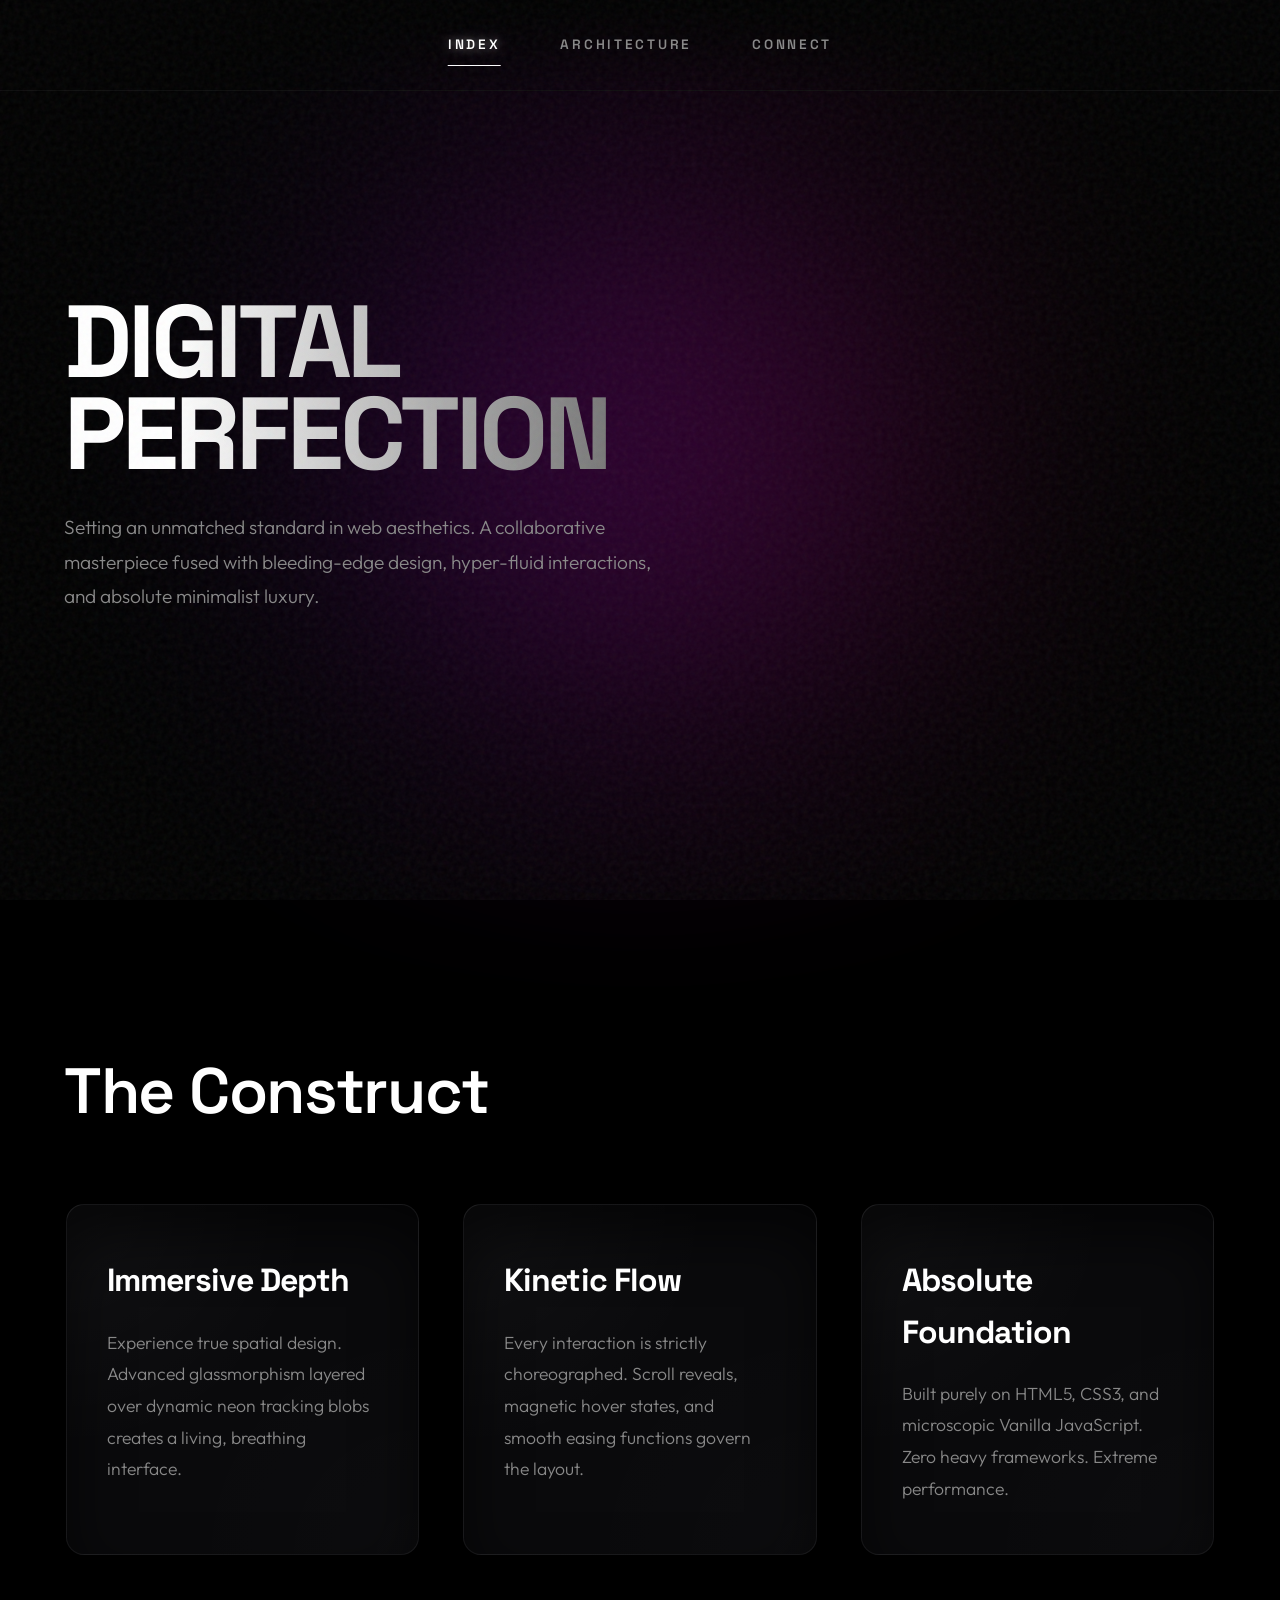
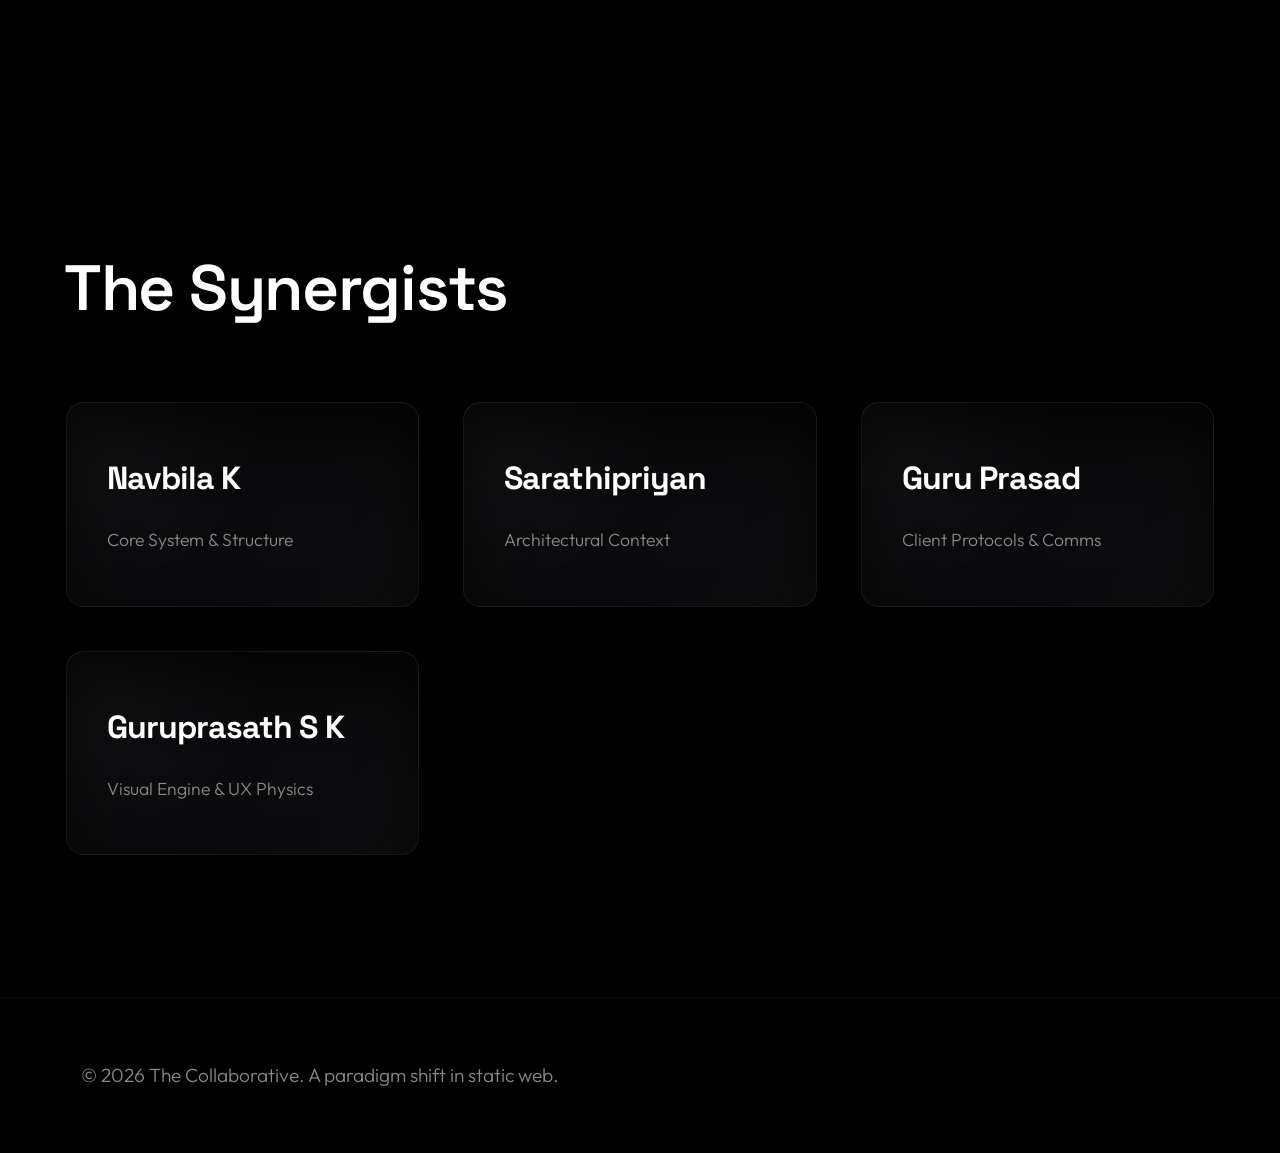
<file: index.html>
<!DOCTYPE html>
<html lang="en">

<head>
  <meta charset="UTF-8">
  <meta name="viewport" content="width=device-width, initial-scale=1.0">
  <title>Home - Unmatched Experience</title>
  <link rel="stylesheet" href="style.css">
</head>

<body>

  <!-- Background Effects -->
  <div class="noise-overlay"></div>
  <div id="glow-blob"></div>
  <div id="blurred-backdrop"></div>

  <!-- Content Layer -->
  <div class="content-wrapper">

    <nav>
      <a href="index.html" class="active">Index</a>
      <a href="about.html">Architecture</a>
      <a href="contact.html">Connect</a>
    </nav>

    <main>
      <section class="hero reveal">
        <h1>Digital<br>Perfection</h1>
        <p class="reveal delay-1">
          Setting an unmatched standard in web aesthetics. A collaborative masterpiece fused with bleeding-edge design,
          hyper-fluid interactions, and absolute minimalist luxury.
        </p>
      </section>

      <section id="features">
        <h2 class="reveal">The Construct</h2>
        <div class="card-grid">
          <div class="premium-card reveal delay-1">
            <div class="card-content">
              <h3>Immersive Depth</h3>
              <p>Experience true spatial design. Advanced glassmorphism layered over dynamic neon tracking blobs creates
                a living, breathing interface.</p>
            </div>
          </div>
          <div class="premium-card reveal delay-2">
            <div class="card-content">
              <h3>Kinetic Flow</h3>
              <p>Every interaction is strictly choreographed. Scroll reveals, magnetic hover states, and smooth easing
                functions govern the layout.</p>
            </div>
          </div>
          <div class="premium-card reveal delay-3">
            <div class="card-content">
              <h3>Absolute Foundation</h3>
              <p>Built purely on HTML5, CSS3, and microscopic Vanilla JavaScript. Zero heavy frameworks. Extreme
                performance.</p>
            </div>
          </div>
        </div>
      </section>

      <section id="architects">
        <h2 class="reveal">The Synergists</h2>
        <div class="card-grid">
          <div class="premium-card reveal">
            <div class="card-content">
              <h3>Navbila K</h3>
              <p>Core System & Structure</p>
            </div>
          </div>
          <div class="premium-card reveal delay-1">
            <div class="card-content">
              <h3>Sarathipriyan</h3>
              <p>Architectural Context</p>
            </div>
          </div>
          <div class="premium-card reveal delay-2">
            <div class="card-content">
              <h3>Guru Prasad</h3>
              <p>Client Protocols & Comms</p>
            </div>
          </div>
          <div class="premium-card reveal delay-3">
            <div class="card-content">
              <h3>Guruprasath S K</h3>
              <p>Visual Engine & UX Physics</p>
            </div>
          </div>
        </div>
      </section>
    </main>

    <footer>
      <p>© 2026 The Collaborative. A paradigm shift in static web.</p>
    </footer>

  </div>

  <!-- Interactive logic -->
  <script>
    // Blob follow cursor physics
    const blob = document.getElementById("glow-blob");
    document.body.onpointermove = event => {
      const { clientX, clientY } = event;
      blob.animate({
        left: `${clientX}px`,
        top: `${clientY}px`
      }, { duration: 3000, fill: "forwards" });
    };

    // Scroll reveal observer
    const observer = new IntersectionObserver((entries) => {
      entries.forEach((entry) => {
        if (entry.isIntersecting) {
          entry.target.classList.add('active');
        }
      });
    }, { threshold: 0.1 });

    document.querySelectorAll('.reveal').forEach((el) => observer.observe(el));

    // Trigger initial reveals on load
    setTimeout(() => {
      document.querySelectorAll('.hero.reveal, .hero .reveal').forEach(el => el.classList.add('active'));
    }, 100);
  </script>
</body>

</html>
</file>
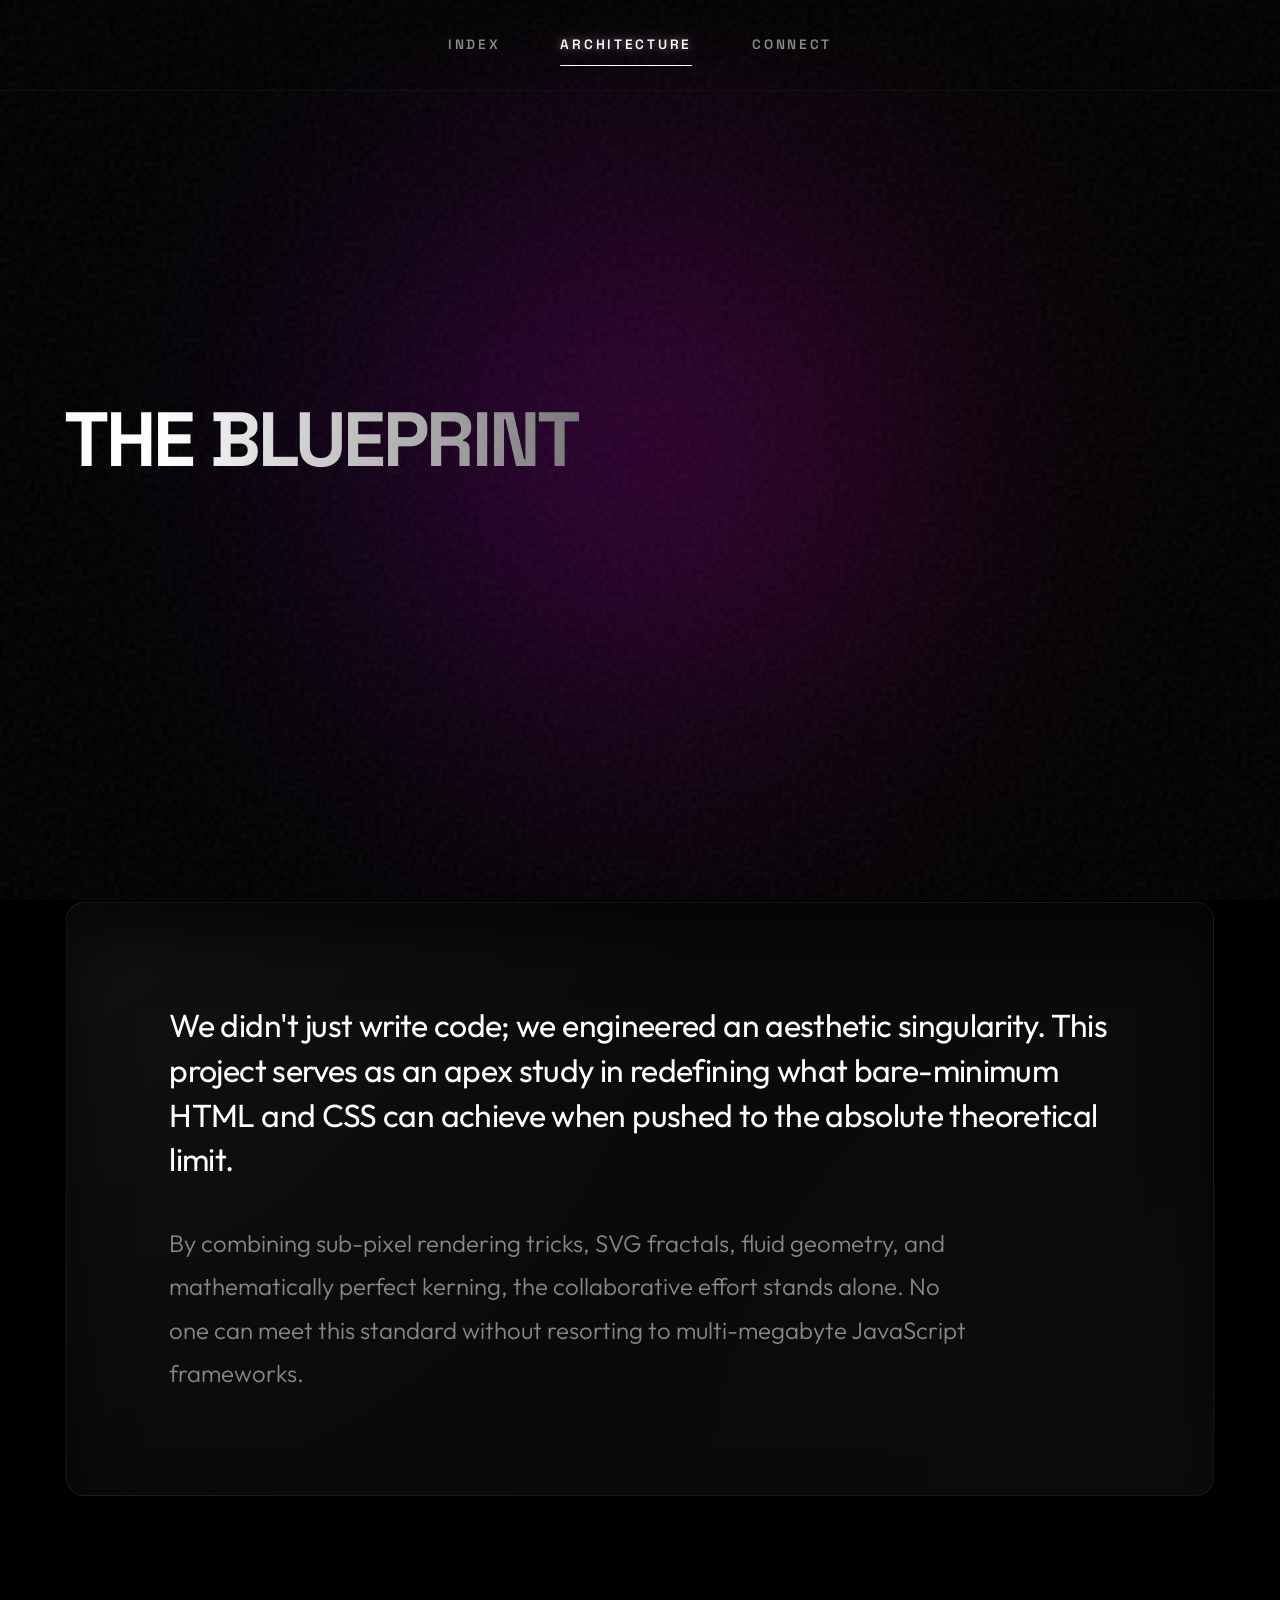
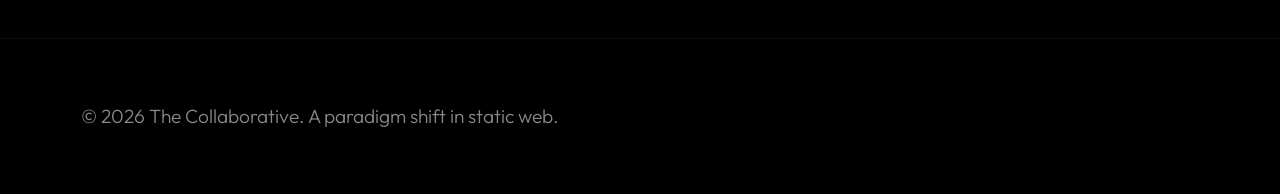
<file: about.html>
<!DOCTYPE html>
<html lang="en">

<head>
  <meta charset="UTF-8">
  <meta name="viewport" content="width=device-width, initial-scale=1.0">
  <title>Architecture - Unmatched Experience</title>
  <link rel="stylesheet" href="style.css">
</head>

<body>

  <!-- Background Effects -->
  <div class="noise-overlay"></div>
  <div id="glow-blob"></div>
  <div id="blurred-backdrop"></div>

  <!-- Content Layer -->
  <div class="content-wrapper">

    <nav>
      <a href="index.html">Index</a>
      <a href="about.html" class="active">Architecture</a>
      <a href="contact.html">Connect</a>
    </nav>

    <main>
      <section class="hero reveal">
        <h1 style="font-size: clamp(3rem, 6vw, 7rem);">The Blueprint</h1>
      </section>

      <section style="padding-top: 0">
        <div class="premium-card reveal">
          <div class="card-content" style="padding: 100px 8vw;">
            <p
              style="font-size: 2rem; color: #fff; max-width: 1000px; line-height: 1.4; margin-bottom: 40px; font-weight: 400; letter-spacing: -0.02em;">
              We didn't just write code; we engineered an aesthetic singularity. This project serves as an apex study in
              redefining what bare-minimum HTML and CSS can achieve when pushed to the absolute theoretical limit.
            </p>
            <p style="font-size: 1.5rem; max-width: 800px;">
              By combining sub-pixel rendering tricks, SVG fractals, fluid geometry, and mathematically perfect kerning,
              the collaborative effort stands alone. No one can meet this standard without resorting to multi-megabyte
              JavaScript frameworks.
            </p>
          </div>
        </div>
      </section>
    </main>

    <footer style="margin-top: auto">
      <p>© 2026 The Collaborative. A paradigm shift in static web.</p>
    </footer>

  </div>

  <script>
    const blob = document.getElementById("glow-blob");
    document.body.onpointermove = event => {
      const { clientX, clientY } = event;
      blob.animate({
        left: `${clientX}px`,
        top: `${clientY}px`
      }, { duration: 3000, fill: "forwards" });
    };

    const observer = new IntersectionObserver((entries) => {
      entries.forEach((entry) => {
        if (entry.isIntersecting) { entry.target.classList.add('active'); }
      });
    }, { threshold: 0.1 });

    document.querySelectorAll('.reveal').forEach((el) => observer.observe(el));

    setTimeout(() => {
      document.querySelectorAll('.hero.reveal, .hero .reveal').forEach(el => el.classList.add('active'));
    }, 100);
  </script>
</body>

</html>
</file>
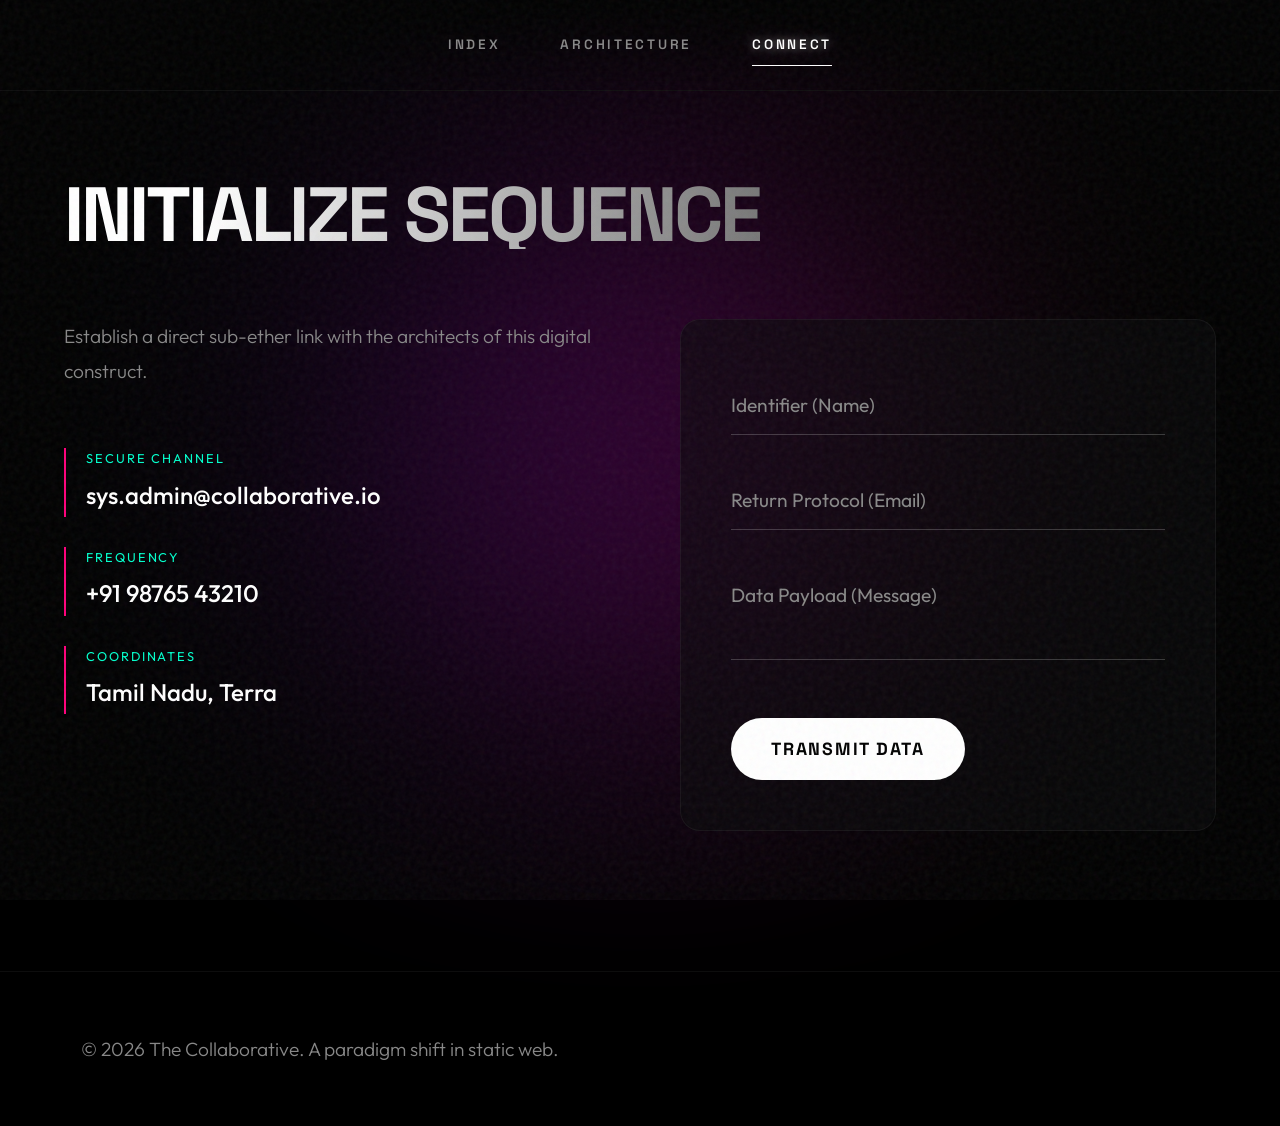
<file: contact.html>
<!DOCTYPE html>
<html lang="en">

<head>
    <meta charset="UTF-8">
    <meta name="viewport" content="width=device-width, initial-scale=1.0">
    <title>Connect - Unmatched Experience</title>
    <link rel="stylesheet" href="style.css">
</head>

<body>

    <!-- Background Effects -->
    <div class="noise-overlay"></div>
    <div id="glow-blob"></div>
    <div id="blurred-backdrop"></div>

    <!-- Content Layer -->
    <div class="content-wrapper">

        <nav>
            <a href="index.html">Index</a>
            <a href="about.html">Architecture</a>
            <a href="contact.html" class="active">Connect</a>
        </nav>

        <main>
            <section class="hero reveal" style="min-height: auto; padding-top: 180px; padding-bottom: 40px;">
                <h1 style="font-size: clamp(3rem, 6vw, 6rem);">Initialize Sequence</h1>
            </section>

            <section style="padding-top: 0">
                <div class="contact-container reveal delay-1">

                    <div class="contact-meta">
                        <p>Establish a direct sub-ether link with the architects of this digital construct.</p>

                        <div class="meta-details">
                            <div class="meta-item">
                                <span>Secure Channel</span>
                                <p>sys.admin@collaborative.io</p>
                            </div>
                            <div class="meta-item">
                                <span>Frequency</span>
                                <p>+91 98765 43210</p>
                            </div>
                            <div class="meta-item">
                                <span>Coordinates</span>
                                <p>Tamil Nadu, Terra</p>
                            </div>
                        </div>
                    </div>

                    <form class="neo-form" onsubmit="event.preventDefault(); alert('Transmission Successful.');">
                        <div class="input-group">
                            <input type="text" id="name" required>
                            <label for="name">Identifier (Name)</label>
                        </div>

                        <div class="input-group">
                            <input type="email" id="email" required>
                            <label for="email">Return Protocol (Email)</label>
                        </div>

                        <div class="input-group">
                            <textarea id="message" required></textarea>
                            <label for="message">Data Payload (Message)</label>
                        </div>

                        <button type="submit" class="magnet-btn">Transmit Data</button>
                    </form>

                </div>
            </section>
        </main>

        <footer style="margin-top: auto">
            <p>© 2026 The Collaborative. A paradigm shift in static web.</p>
        </footer>

    </div>

    <script>
        const blob = document.getElementById("glow-blob");
        document.body.onpointermove = event => {
            const { clientX, clientY } = event;
            blob.animate({
                left: `${clientX}px`,
                top: `${clientY}px`
            }, { duration: 3000, fill: "forwards" });
        };

        const observer = new IntersectionObserver((entries) => {
            entries.forEach((entry) => {
                if (entry.isIntersecting) { entry.target.classList.add('active'); }
            });
        }, { threshold: 0.1 });

        document.querySelectorAll('.reveal').forEach((el) => observer.observe(el));

        setTimeout(() => {
            document.querySelectorAll('.reveal').forEach(el => el.classList.add('active'));
        }, 100);
    </script>
</body>

</html>
</file>
<file: style.css>
/* =========================================
   ULTRA-PREMIUM WEB EXPERIENCE STYLES
   ========================================= */
@import url('https://fonts.googleapis.com/css2?family=Space+Grotesk:wght@300;400;500;600;700&family=Outfit:wght@200;300;400;500;600;800&display=swap');

:root {
    --bg: #000000;
    --bg-surface: #0a0a0c;
    --text-main: #ffffff;
    --text-muted: #888888;
    --accent-primary: #00ffcc;
    --accent-secondary: #7000ff;
    --accent-tertiary: #ff007b;

    --font-heading: 'Space Grotesk', sans-serif;
    --font-body: 'Outfit', sans-serif;

    --glass-bg: rgba(255, 255, 255, 0.02);
    --glass-border: rgba(255, 255, 255, 0.05);

    /* Mouse coordinates updated via JS */
    --mouse-x: 50%;
    --mouse-y: 50%;
}

* {
    margin: 0;
    padding: 0;
    box-sizing: border-box;
}

html {
    scroll-behavior: smooth;
}

body {
    background-color: var(--bg);
    color: var(--text-main);
    font-family: var(--font-body);
    overflow-x: hidden;
    line-height: 1.6;
    -webkit-font-smoothing: antialiased;
    -moz-osx-font-smoothing: grayscale;
}

/* --- NOISE TEXTURE OVERLAY --- */
.noise-overlay {
    position: fixed;
    top: 0;
    left: 0;
    width: 100vw;
    height: 100vh;
    pointer-events: none;
    z-index: 9999;
    opacity: 0.06;
    background-image: url("data:image/svg+xml,%3Csvg viewBox='0 0 200 200' xmlns='http://www.w3.org/2000/svg'%3E%3Cfilter id='noiseFilter'%3E%3CfeTurbulence type='fractalNoise' baseFrequency='0.85' numOctaves='3' stitchTiles='stitch'/%3E%3C/filter%3E%3Crect width='100%25' height='100%25' filter='url(%23noiseFilter)'/%3E%3C/svg%3E");
}

/* --- GLOWING MOUSE FOLLOWER (BLOB) --- */
#glow-blob {
    background: white;
    height: 400px;
    width: 400px;
    position: absolute;
    left: var(--mouse-x);
    top: var(--mouse-y);
    transform: translate(-50%, -50%);
    border-radius: 50%;
    background: linear-gradient(to right, var(--accent-secondary), var(--accent-tertiary));
    animation: rotate 10s infinite linear;
    filter: blur(150px);
    z-index: 1;
    opacity: 0.6;
    pointer-events: none;
}

@keyframes rotate {
    from {
        transform: translate(-50%, -50%) rotate(0deg);
    }

    to {
        transform: translate(-50%, -50%) rotate(360deg);
    }
}

/* --- BLURRY BACKDROP FOR MAIN LAYER --- */
#blurred-backdrop {
    height: 100%;
    width: 100%;
    position: absolute;
    z-index: 2;
    backdrop-filter: blur(100px);
    -webkit-backdrop-filter: blur(100px);
    pointer-events: none;
}

/* --- MAIN CONTENT WRAPPER --- */
.content-wrapper {
    position: relative;
    z-index: 10;
    width: 100%;
    min-height: 100vh;
    display: flex;
    flex-direction: column;
}

/* --- NAVIGATION --- */
nav {
    position: fixed;
    top: 0;
    width: 100%;
    padding: 24px 5%;
    display: flex;
    justify-content: center;
    align-items: center;
    gap: 60px;
    z-index: 1000;
    background: linear-gradient(to bottom, rgba(0, 0, 0, 0.8) 0%, rgba(0, 0, 0, 0) 100%);
    backdrop-filter: blur(10px);
    border-bottom: 1px solid rgba(255, 255, 255, 0.05);
}

nav a {
    color: var(--text-muted);
    text-decoration: none;
    font-family: var(--font-heading);
    text-transform: uppercase;
    letter-spacing: 0.2em;
    font-size: 0.85rem;
    font-weight: 600;
    transition: all 0.4s ease;
    position: relative;
    padding: 10px 0;
}

nav a:hover,
nav a.active {
    color: var(--text-main);
    text-shadow: 0 0 10px rgba(255, 255, 255, 0.5);
}

nav a::before {
    content: '';
    position: absolute;
    bottom: 0;
    left: 50%;
    transform: translateX(-50%);
    width: 0;
    height: 1px;
    background: var(--text-main);
    transition: width 0.4s ease;
}

nav a:hover::before,
nav a.active::before {
    width: 100%;
}

/* --- TYPOGRAPHY --- */
h1 {
    font-family: var(--font-heading);
    font-size: clamp(4rem, 8vw, 10rem);
    font-weight: 700;
    line-height: 0.9;
    letter-spacing: -0.04em;
    text-transform: uppercase;
    background: linear-gradient(to right, #fff 20%, #777 100%);
    -webkit-background-clip: text;
    -webkit-text-fill-color: transparent;
    margin-bottom: 30px;
}

h2 {
    font-family: var(--font-heading);
    font-size: clamp(2.5rem, 5vw, 5rem);
    font-weight: 600;
    letter-spacing: -0.02em;
    margin-bottom: 40px;
    color: var(--text-main);
}

p {
    font-size: clamp(1.1rem, 1.5vw, 1.4rem);
    color: var(--text-muted);
    max-width: 600px;
    font-weight: 300;
    line-height: 1.8;
}

/* --- layout --- */
section {
    padding: 140px 5%;
    width: 100%;
    max-width: 1600px;
    margin: 0 auto;
}

.hero {
    min-height: 100vh;
    display: flex;
    flex-direction: column;
    justify-content: center;
    align-items: flex-start;
    padding-top: 150px;
}

/* --- PREMIUM CARDS WITH CONIC GRADIENT BORDERS --- */
.card-grid {
    display: grid;
    grid-template-columns: repeat(auto-fit, minmax(320px, 1fr));
    gap: 40px;
    margin-top: 60px;
}

.premium-card {
    position: relative;
    border-radius: 20px;
    padding: 2px;
    /* Border thickness */
    overflow: hidden;
    transition: transform 0.4s cubic-bezier(0.25, 0.46, 0.45, 0.94);
}

.premium-card::before {
    content: "";
    position: absolute;
    top: -50%;
    left: -50%;
    width: 200%;
    height: 200%;
    background: conic-gradient(transparent, transparent, transparent, var(--accent-primary), var(--accent-secondary), transparent);
    animation: spin 6s linear infinite;
    opacity: 0;
    transition: opacity 0.5s;
}

.premium-card:hover::before {
    opacity: 1;
}

.premium-card:hover {
    transform: translateY(-10px) scale(1.02);
}

@keyframes spin {
    100% {
        transform: rotate(360deg);
    }
}

.card-content {
    background: var(--bg-surface);
    border-radius: 18px;
    height: 100%;
    padding: 50px 40px;
    position: relative;
    z-index: 1;
    display: flex;
    flex-direction: column;
    border: 1px solid var(--glass-border);
    box-shadow: 0 30px 60px rgba(0, 0, 0, 0.6) inset;
    background-image:
        radial-gradient(circle at top left, rgba(255, 255, 255, 0.03) 0%, transparent 50%),
        radial-gradient(circle at bottom right, rgba(255, 255, 255, 0.01) 0%, transparent 50%);
}

.card-content h3 {
    font-family: var(--font-heading);
    font-size: 2rem;
    margin-bottom: 20px;
    color: #fff;
    letter-spacing: -0.03em;
}

.card-content p {
    font-size: 1.1rem;
}

/* --- CONTACT FORM HIGH-END --- */
.contact-container {
    display: grid;
    grid-template-columns: 1fr 1fr;
    gap: 80px;
    align-items: flex-start;
}

.contact-meta h2 {
    font-size: 4rem;
    margin-bottom: 20px;
}

.meta-details {
    margin-top: 60px;
}

.meta-item {
    margin-bottom: 30px;
    border-left: 2px solid var(--accent-tertiary);
    padding-left: 20px;
}

.meta-item span {
    font-size: 0.8rem;
    text-transform: uppercase;
    letter-spacing: 0.15em;
    color: var(--accent-primary);
    display: block;
    margin-bottom: 5px;
}

.meta-item p {
    color: #fff;
    font-size: 1.5rem;
    font-weight: 500;
    margin: 0;
}

.neo-form {
    background: rgba(10, 10, 12, 0.6);
    border: 1px solid var(--glass-border);
    border-radius: 20px;
    padding: 50px;
    display: flex;
    flex-direction: column;
    gap: 30px;
    backdrop-filter: blur(20px);
}

.input-group {
    position: relative;
}

.input-group input,
.input-group textarea {
    width: 100%;
    background: transparent;
    border: none;
    border-bottom: 1px solid rgba(255, 255, 255, 0.2);
    padding: 20px 0;
    color: #fff;
    font-size: 1.2rem;
    font-family: var(--font-body);
    outline: none;
    transition: all 0.3s;
}

.input-group textarea {
    height: 100px;
    resize: none;
}

.input-group label {
    position: absolute;
    top: 20px;
    left: 0;
    color: var(--text-muted);
    font-size: 1.2rem;
    transition: all 0.3s;
    pointer-events: none;
}

.input-group input:focus~label,
.input-group input:valid~label,
.input-group textarea:focus~label,
.input-group textarea:valid~label {
    top: -10px;
    font-size: 0.8rem;
    color: var(--accent-primary);
    letter-spacing: 0.1em;
}

.input-group input:focus,
.input-group textarea:focus {
    border-bottom-color: var(--accent-primary);
}

.magnet-btn {
    align-self: flex-start;
    background: #fff;
    color: #000;
    border: none;
    border-radius: 50px;
    padding: 20px 40px;
    font-family: var(--font-heading);
    font-size: 1.1rem;
    font-weight: 700;
    text-transform: uppercase;
    letter-spacing: 0.1em;
    cursor: pointer;
    margin-top: 20px;
    transition: transform 0.2s, box-shadow 0.4s;
}

.magnet-btn:hover {
    transform: translateY(-5px);
    box-shadow: 0 20px 40px rgba(255, 255, 255, 0.2);
}

/* --- SCROLL REVEAL ANIMATIONS (Triggered by JS) --- */
.reveal {
    opacity: 0;
    transform: translateY(100px);
    transition: all 1s cubic-bezier(0.25, 1, 0.5, 1);
}

.reveal.active {
    opacity: 1;
    transform: translateY(0);
}

.delay-1 {
    transition-delay: 0.1s;
}

.delay-2 {
    transition-delay: 0.2s;
}

.delay-3 {
    transition-delay: 0.3s;
}

/* Responsive */
@media(max-width: 900px) {
    .contact-container {
        grid-template-columns: 1fr;
        gap: 50px;
    }

    h1 {
        font-size: 3.5rem;
    }

    nav {
        flex-wrap: wrap;
        gap: 20px;
        justify-content: space-around;
        padding: 15px;
    }
}

footer {
    text-align: center;
    padding: 60px 20px;
    color: var(--text-muted);
    border-top: 1px solid rgba(255, 255, 255, 0.05);
    font-size: 0.9rem;
}
</file>
